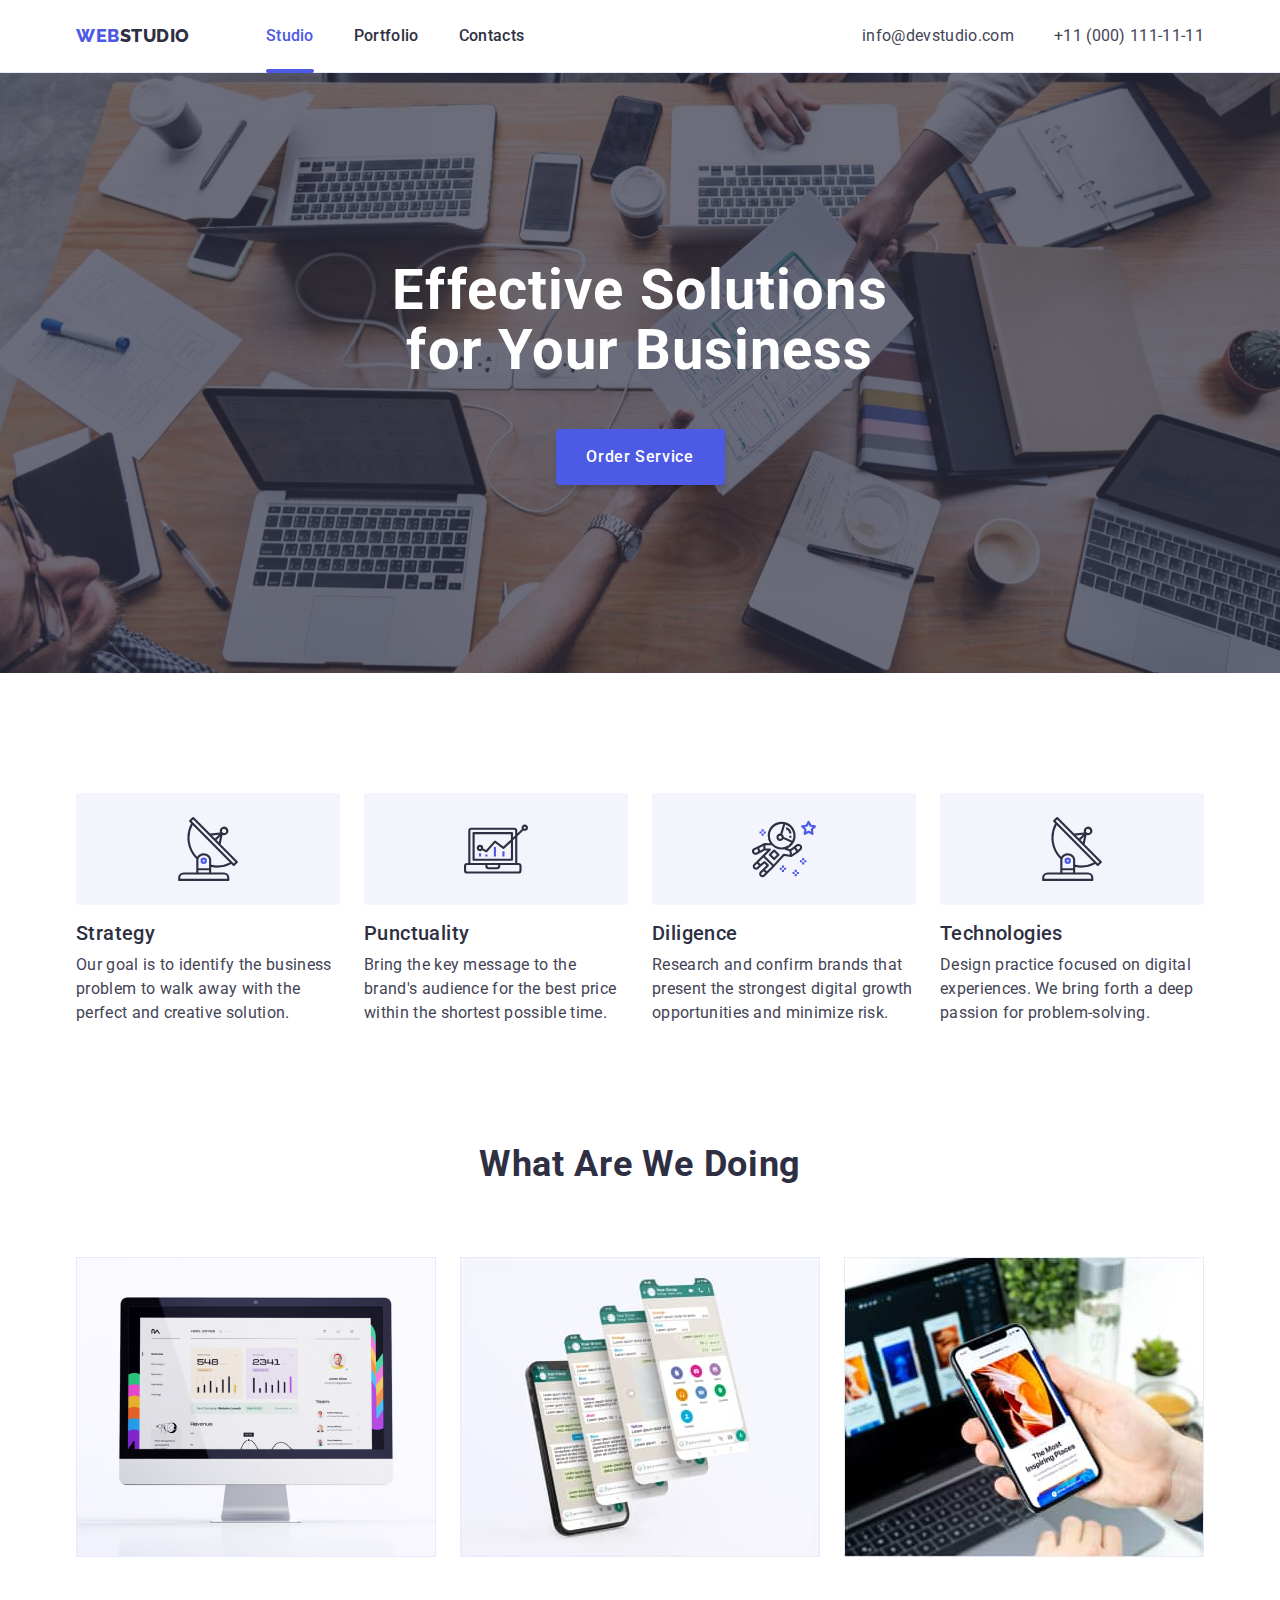
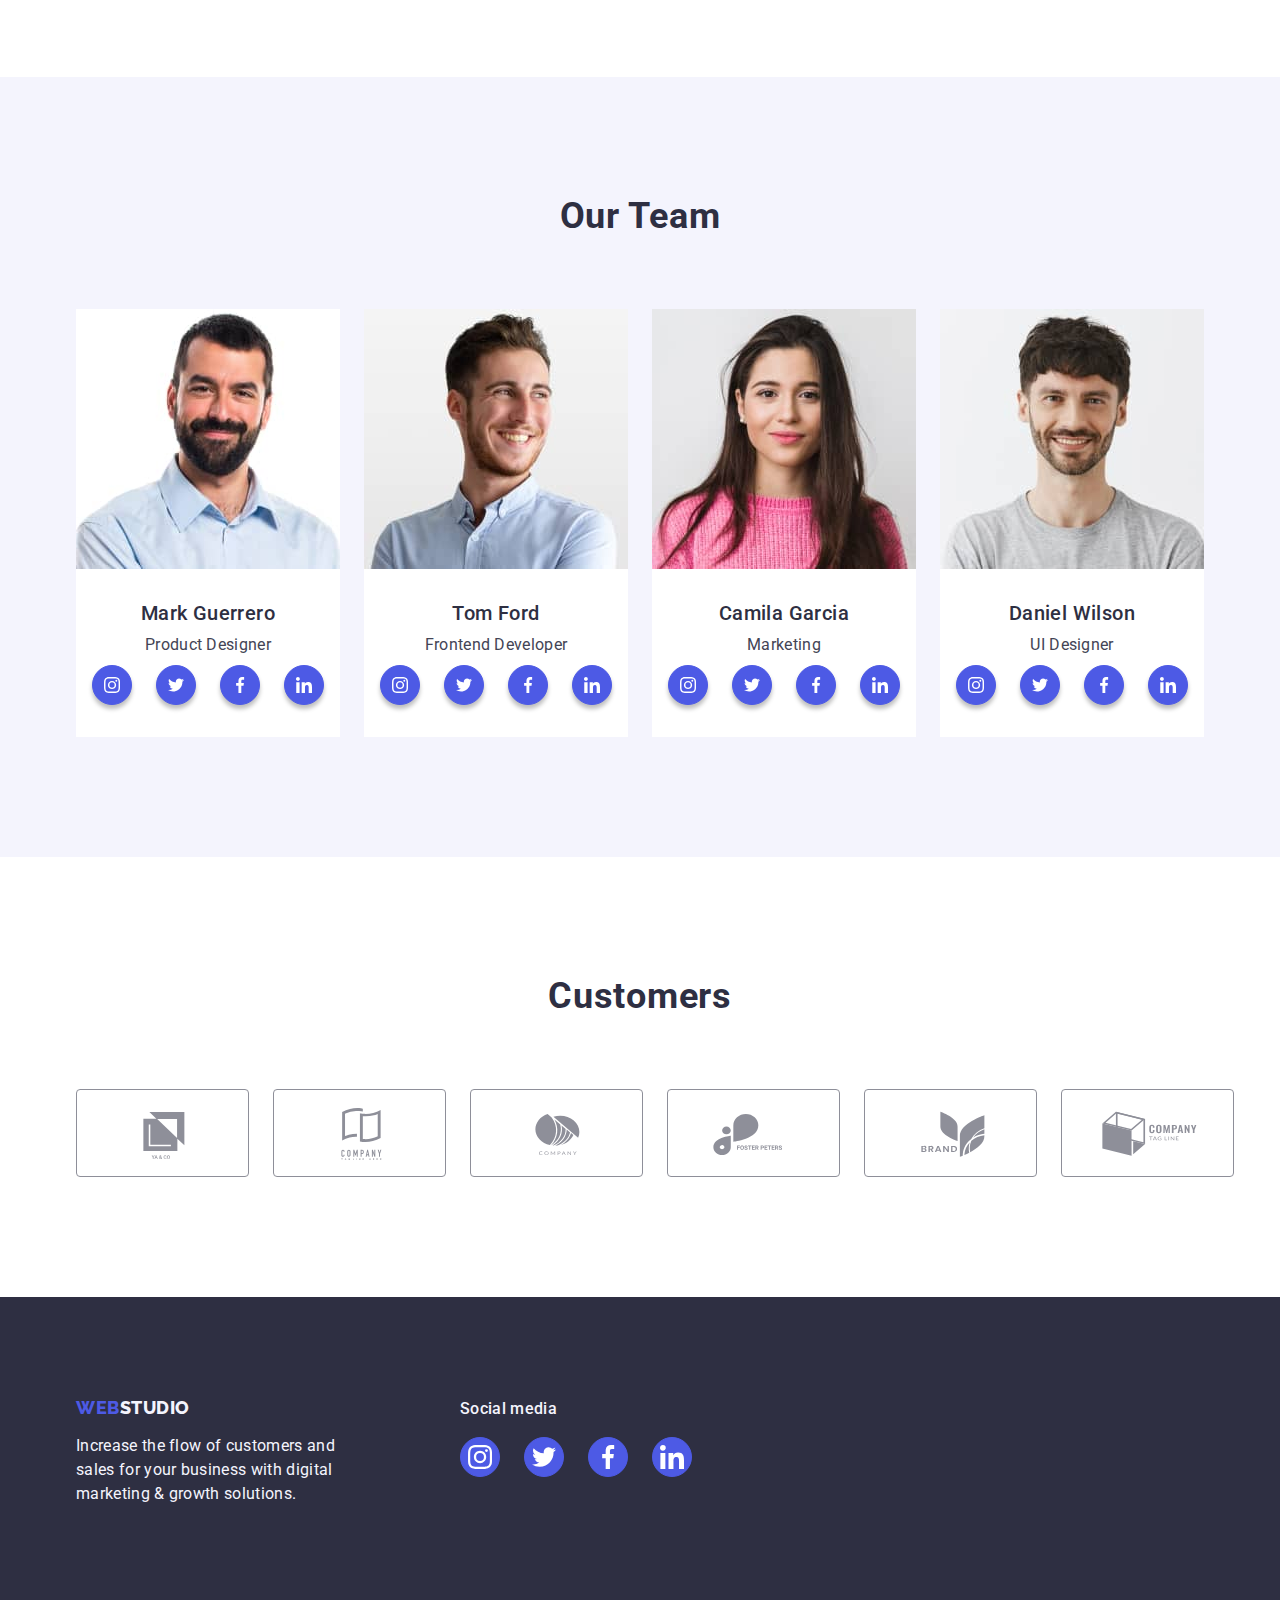
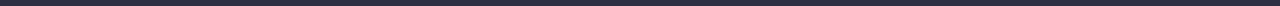
<file: index.html>
<!DOCTYPE html>
<html lang="en">
  <head>
    <meta charset="UTF-8" />
    <meta name="viewport" content="width=device-width, initial-scale=1.0" />
    <link
      href="https://fonts.googleapis.com/css2?family=Raleway:wght@800&family=Roboto:wght@400;500;700;900&display=swap"
      rel="stylesheet"
    />
    <link
      href="https://cdnjs.cloudflare.com/ajax/libs/modern-normalize/2.0.0/modern-normalize.min.css"
      rel="stylesheet"
      crossorigin="anonymous"
      referrerpolicy="no-referrer"
    />
    <link href="./css/styles.css" rel="stylesheet" />
    <title>Web Studio</title>
  </head>

  <body>
    <header class="header">
      <div class="container">
        <nav class="header-nav">
          <a class="logo-link link" href="./index.html">
            Web<span class="header-logo-accent">Studio</span>
          </a>
          <ul class="header-nav-list list">
            <li class="header-nav-list-item">
              <a class="header-link header-link-active link" href="./index.html"
                >Studio</a
              >
            </li>
            <li class="header-nav-list-item">
              <a class="header-link link" href="./portfolio.html">Portfolio</a>
            </li>
            <li class="header-nav-list-item">
              <a class="header-link link" href="">Contacts</a>
            </li>
          </ul>
        </nav>
        <address class="address">
          <ul class="address-list list">
            <li>
              <a class="address-link link" href="mailto:info@devstudio.com"
                >info@devstudio.com</a
              >
            </li>
            <li>
              <a class="address-link link" href="tel:+110001111111"
                >+11 (000) 111-11-11</a
              >
            </li>
          </ul>
        </address>
      </div>
    </header>

    <main>
      <section class="hero">
        <div class="container">
          <h1 class="hero-title">Effective Solutions for Your Business</h1>
          <button class="hero-btn btn" type="button" data-modal-open>
            Order Service
          </button>
        </div>
      </section>

      <section class="advantage">
        <div class="container">
          <h2 class="studio-title visually-hidden">Advantages</h2>
          <ul class="advantage-list list">
            <li class="advantage-item">
              <div class="advantage-icon-container">
                <svg class="advantage-icon" width="64" height="64">
                  <use href="./images/icons.svg#icon-antenna"></use>
                </svg>
              </div>
              <h3 class="advantage-subtitle subtitle">Strategy</h3>
              <p class="advantage-text text">
                Our goal is to identify the business problem to walk away with
                the perfect and creative solution.
              </p>
            </li>
            <li class="advantage-item">
              <div class="advantage-icon-container">
                <svg class="advantage-icon" width="64" height="64">
                  <use href="./images/icons.svg#icon-diagram"></use>
                </svg>
              </div>
              <h3 class="advantage-subtitle subtitle">Punctuality</h3>
              <p class="advantage-text text">
                Bring the key message to the brand's audience for the best price
                within the shortest possible time.
              </p>
            </li>
            <li class="advantage-item">
              <div class="advantage-icon-container">
                <svg class="advantage-icon" width="64" height="64">
                  <use href="./images/icons.svg#icon-astronaut"></use>
                </svg>
              </div>
              <h3 class="advantage-subtitle subtitle">Diligence</h3>
              <p class="advantage-text text">
                Research and confirm brands that present the strongest digital
                growth opportunities and minimize risk.
              </p>
            </li>
            <li class="advantage-item">
              <div class="advantage-icon-container">
                <svg class="advantage-icon" width="64" height="64">
                  <use href="./images/icons.svg#icon-antenna"></use>
                </svg>
              </div>
              <h3 class="advantage-subtitle subtitle">Technologies</h3>
              <p class="advantage-text text">
                Design practice focused on digital experiences. We bring forth a
                deep passion for problem-solving.
              </p>
            </li>
          </ul>
        </div>
      </section>

      <section class="action">
        <div class="container">
          <h2 class="studio-title">What are we doing</h2>
          <ul class="action-list list">
            <li class="action-item">
              <img
                src="./images/doing/img-01.jpg"
                alt="example 1"
                width="360"
                height="300"
              />
            </li>
            <li class="action-item">
              <img
                src="./images/doing/img-02.jpg"
                alt="example 2"
                width="360"
                height="300"
              />
            </li>
            <li class="action-item">
              <img
                src="./images/doing/img-03.jpg"
                alt="example 3"
                width="360"
                height="300"
              />
            </li>
          </ul>
        </div>
      </section>

      <section class="team">
        <div class="container">
          <h2 class="studio-title">Our Team</h2>
          <ul class="team-list list">
            <li class="team-item">
              <img
                src="./images/team/img-10.jpg"
                alt="Mark Guerrero"
                width="264"
                height="260"
              />
              <h3 class="team-subtitle subtitle">Mark Guerrero</h3>
              <p class="team-text text">Product Designer</p>
              <ul class="team-social-list list">
                <li class="team-social-item">
                  <a class="team-social-link link" target="_blank" href="/">
                    <svg class="social-icon" width="16" height="16">
                      <use href="./images/icons.svg#icon-instagram"></use>
                    </svg>
                  </a>
                </li>
                <li class="team-social-item">
                  <a class="team-social-link link" target="_blank" href="/">
                    <svg class="social-icon" width="16" height="16">
                      <use href="./images/icons.svg#icon-twitter"></use>
                    </svg>
                  </a>
                </li>
                <li class="team-social-item">
                  <a class="team-social-link link" target="_blank" href="/">
                    <svg class="social-icon" width="16" height="16">
                      <use href="./images/icons.svg#icon-facebook"></use>
                    </svg>
                  </a>
                </li>
                <li class="team-social-item">
                  <a class="team-social-link link" target="_blank" href="/">
                    <svg class="social-icon" width="16" height="16">
                      <use href="./images/icons.svg#icon-linkedin"></use>
                    </svg>
                  </a>
                </li>
              </ul>
            </li>
            <li class="team-item">
              <img
                src="./images/team/img-11.jpg"
                alt="Tom Ford"
                width="264"
                height="260"
              />
              <h3 class="team-subtitle subtitle">Tom Ford</h3>
              <p class="team-text text">Frontend Developer</p>
              <ul class="team-social-list list">
                <li class="team-social-item">
                  <a class="team-social-link link" target="_blank" href="/">
                    <svg class="social-icon" width="16" height="16">
                      <use href="./images/icons.svg#icon-instagram"></use>
                    </svg>
                  </a>
                </li>
                <li class="team-social-item">
                  <a class="team-social-link link" target="_blank" href="/">
                    <svg class="social-icon" width="16" height="16">
                      <use href="./images/icons.svg#icon-twitter"></use>
                    </svg>
                  </a>
                </li>
                <li class="team-social-item">
                  <a class="team-social-link link" target="_blank" href="/">
                    <svg class="social-icon" width="16" height="16">
                      <use href="./images/icons.svg#icon-facebook"></use>
                    </svg>
                  </a>
                </li>
                <li class="team-social-item">
                  <a class="team-social-link link" target="_blank" href="/">
                    <svg class="social-icon" width="16" height="16">
                      <use href="./images/icons.svg#icon-linkedin"></use>
                    </svg>
                  </a>
                </li>
              </ul>
            </li>
            <li class="team-item">
              <img
                src="./images/team/img-12.jpg"
                alt="Camila Garcia"
                width="264"
                height="260"
              />
              <h3 class="team-subtitle subtitle">Camila Garcia</h3>
              <p class="team-text text">Marketing</p>
              <ul class="team-social-list list">
                <li class="team-social-item">
                  <a class="team-social-link link" target="_blank" href="/">
                    <svg class="social-icon" width="16" height="16">
                      <use href="./images/icons.svg#icon-instagram"></use>
                    </svg>
                  </a>
                </li>
                <li class="team-social-item">
                  <a class="team-social-link link" target="_blank" href="/">
                    <svg class="social-icon" width="16" height="16">
                      <use href="./images/icons.svg#icon-twitter"></use>
                    </svg>
                  </a>
                </li>
                <li class="team-social-item">
                  <a class="team-social-link link" target="_blank" href="/">
                    <svg class="social-icon" width="16" height="16">
                      <use href="./images/icons.svg#icon-facebook"></use>
                    </svg>
                  </a>
                </li>
                <li class="team-social-item">
                  <a class="team-social-link link" target="_blank" href="/">
                    <svg class="social-icon" width="16" height="16">
                      <use href="./images/icons.svg#icon-linkedin"></use>
                    </svg>
                  </a>
                </li>
              </ul>
            </li>
            <li class="team-item">
              <img
                src="./images/team/img-13.jpg"
                alt="Daniel Wilson"
                width="264"
                height="260"
              />
              <h3 class="team-subtitle subtitle">Daniel Wilson</h3>
              <p class="team-text text">UI Designer</p>
              <ul class="team-social-list list">
                <li class="team-social-item">
                  <a class="team-social-link link" target="_blank" href="/">
                    <svg class="social-icon" width="16" height="16">
                      <use href="./images/icons.svg#icon-instagram"></use>
                    </svg>
                  </a>
                </li>
                <li class="team-social-item">
                  <a class="team-social-link link" target="_blank" href="/">
                    <svg class="social-icon" width="16" height="16">
                      <use href="./images/icons.svg#icon-twitter"></use>
                    </svg>
                  </a>
                </li>
                <li class="team-social-item">
                  <a class="team-social-link link" target="_blank" href="/">
                    <svg class="social-icon" width="16" height="16">
                      <use href="./images/icons.svg#icon-facebook"></use>
                    </svg>
                  </a>
                </li>
                <li class="team-social-item">
                  <a class="team-social-link link" target="_blank" href="/">
                    <svg class="social-icon" width="16" height="16">
                      <use href="./images/icons.svg#icon-linkedin"></use>
                    </svg>
                  </a>
                </li>
              </ul>
            </li>
          </ul>
        </div>
      </section>

      <section class="customers">
        <div class="container">
          <h2 class="studio-title">Customers</h2>
          <ul class="customers-list list">
            <li class="customers-item">
              <a class="customers-link link" target="_blank" href="/">
                <svg class="customers-icon" width="104" height="56">
                  <use href="./images/icons.svg#icon-Logo-1"></use>
                </svg>
              </a>
            </li>
            <li class="customers-item">
              <a class="customers-link link" target="_blank" href="/">
                <svg class="customers-icon" width="104" height="56">
                  <use href="./images/icons.svg#icon-Logo-2"></use>
                </svg>
              </a>
            </li>
            <li class="customers-item">
              <a class="customers-link link" target="_blank" href="/">
                <svg class="customers-icon" width="104" height="56">
                  <use href="./images/icons.svg#icon-Logo-3"></use>
                </svg>
              </a>
            </li>
            <li class="customers-item">
              <a class="customers-link link" target="_blank" href="/">
                <svg class="customers-icon" width="104" height="56">
                  <use href="./images/icons.svg#icon-Logo-4"></use>
                </svg>
              </a>
            </li>
            <li class="customers-item">
              <a class="customers-link link" target="_blank" href="/">
                <svg class="customers-icon" width="104" height="56">
                  <use href="./images/icons.svg#icon-Logo-5"></use>
                </svg>
              </a>
            </li>
            <li class="customers-item">
              <a class="customers-link link" target="_blank" href="/">
                <svg class="customers-icon" width="104" height="56">
                  <use href="./images/icons.svg#icon-Logo-6"></use>
                </svg>
              </a>
            </li>
          </ul>
        </div>
      </section>
    </main>

    <footer class="footer">
      <div class="container">
        <div class="footer-text-wrapper">
          <a class="footer-logo-link logo-link link" href="./index.html">
            Web<span class="footer-logo-accent">Studio</span>
          </a>
          <p class="footer-text">
            Increase the flow of customers and sales for your business with
            digital marketing & growth solutions.
          </p>
        </div>
        <div class="footer-social-section">
          <p class="footer-text">Social media</p>
          <ul class="footer-social-list list">
            <li class="footer-social-item">
              <a class="footer-social-link link" target="_blank" href="/">
                <svg class="social-icon" width="24" height="24">
                  <use href="./images/icons.svg#icon-instagram"></use>
                </svg>
              </a>
            </li>
            <li class="footer-social-item">
              <a class="footer-social-link link" target="_blank" href="/">
                <svg class="social-icon" width="24" height="24">
                  <use href="./images/icons.svg#icon-twitter"></use>
                </svg>
              </a>
            </li>
            <li class="footer-social-item">
              <a class="footer-social-link link" target="_blank" href="/">
                <svg class="social-icon" width="24" height="24">
                  <use href="./images/icons.svg#icon-facebook"></use>
                </svg>
              </a>
            </li>
            <li class="footer-social-item">
              <a class="footer-social-link link" target="_blank" href="/">
                <svg class="social-icon" width="24" height="24">
                  <use href="./images/icons.svg#icon-linkedin"></use>
                </svg>
              </a>
            </li>
          </ul>
        </div>
      </div>
    </footer>

    <div class="backdrop is-hidden" data-modal>
      <div class="modal">
        <button class="modal-btn" type="button" data-modal-close>
          <svg class="modal-btn-icon" width="8" height="8">
            <use href="./images/icons.svg#icon-close"></use>
          </svg>
        </button>
      </div>
    </div>

    <script src="./js/modal.js" type="module"></script>
  </body>
</html>
</file>
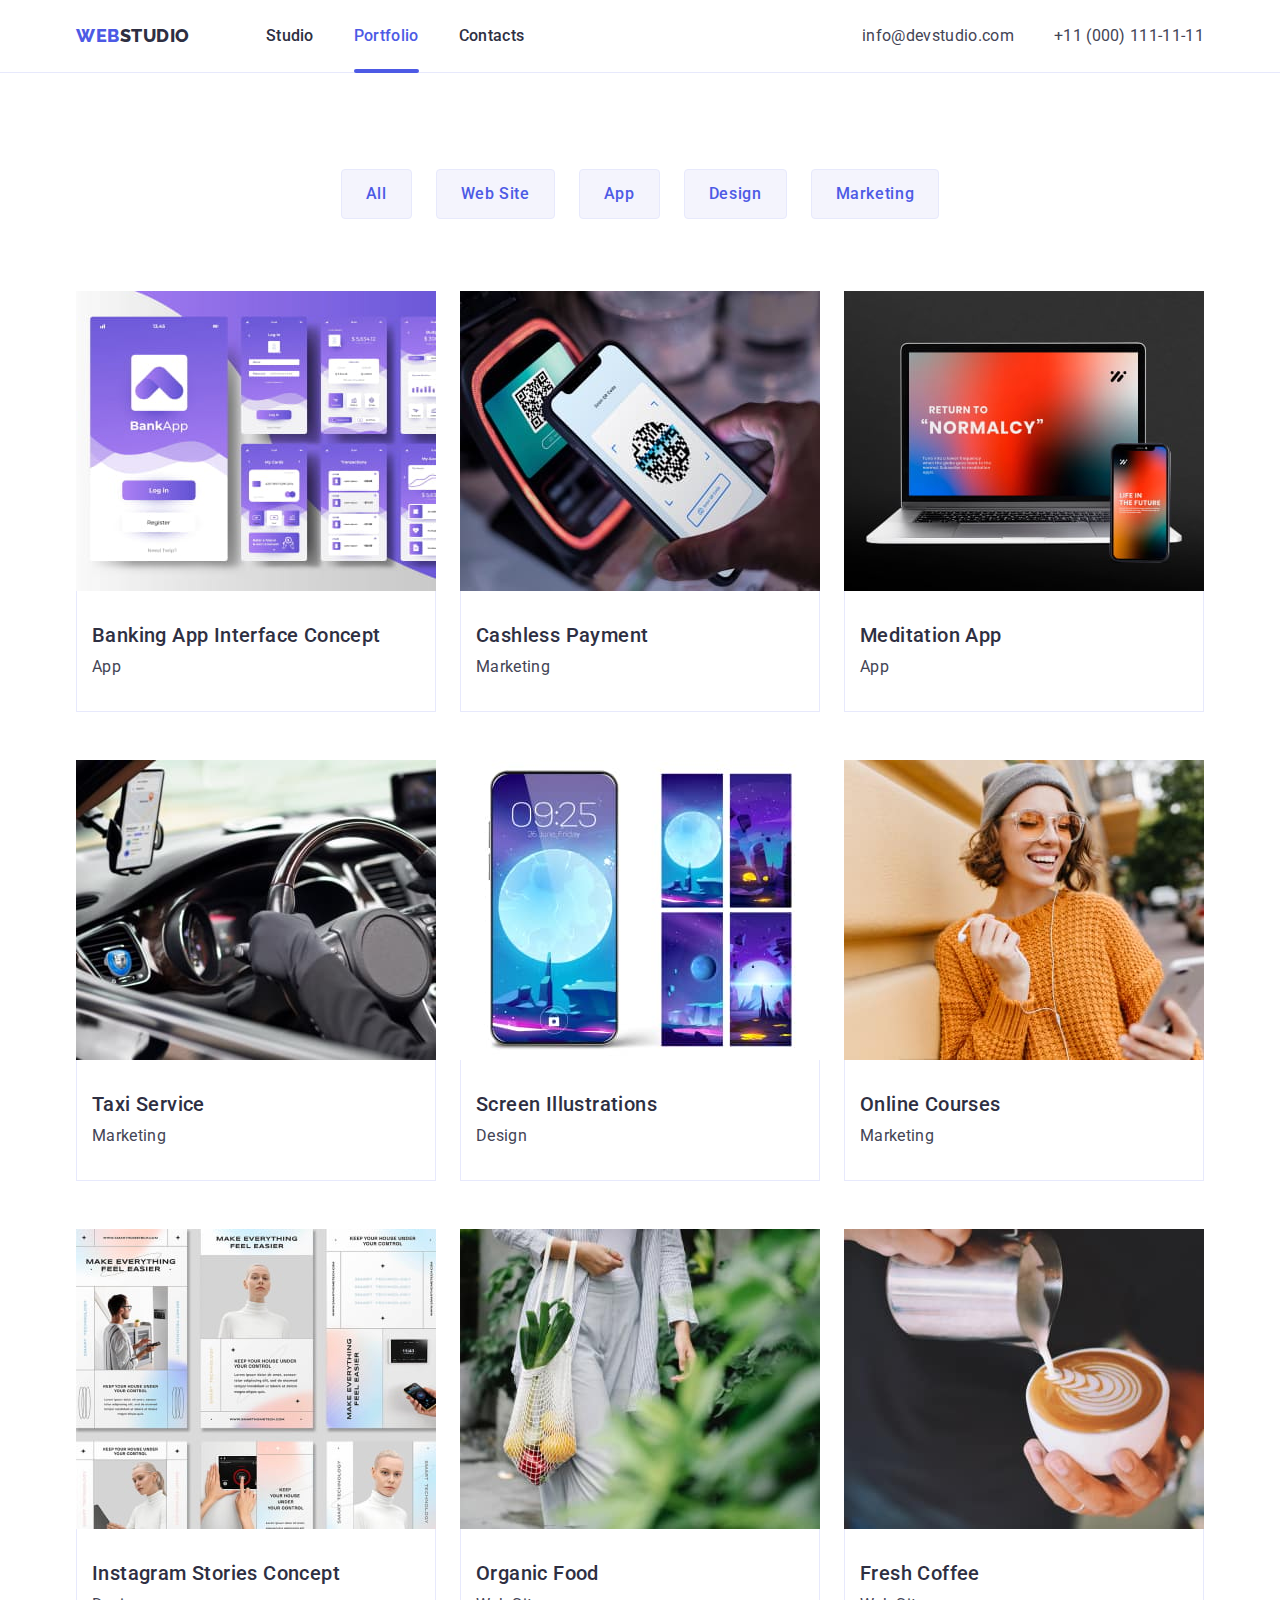
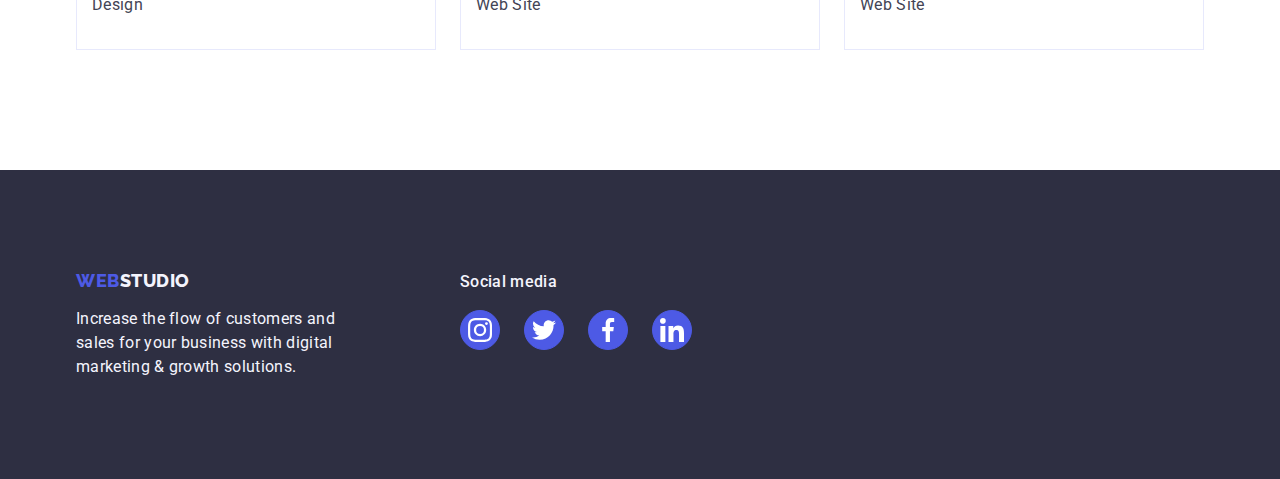
<file: portfolio.html>
<!DOCTYPE html>
<html lang="en">
  <head>
    <meta charset="UTF-8" />
    <meta name="viewport" content="width=device-width, initial-scale=1.0" />
    <link
      href="https://fonts.googleapis.com/css2?family=Raleway:wght@800&family=Roboto:wght@400;500;700;900&display=swap"
      rel="stylesheet"
    />
    <link
      href="https://cdnjs.cloudflare.com/ajax/libs/modern-normalize/2.0.0/modern-normalize.min.css"
      rel="stylesheet"
      crossorigin="anonymous"
      referrerpolicy="no-referrer"
    />
    <link href="./css/styles.css" rel="stylesheet" />
    <title>Web Studio</title>
  </head>

  <body>
    <header class="header">
      <div class="container">
        <nav class="header-nav">
          <a class="logo-link link" href="./index.html">
            Web<span class="header-logo-accent">Studio</span>
          </a>
          <ul class="header-nav-list list">
            <li class="header-nav-list-item">
              <a class="header-link link" href="./index.html">Studio</a>
            </li>
            <li class="header-nav-list-item">
              <a
                class="header-link header-link-active link"
                href="./portfolio.html"
                >Portfolio</a
              >
            </li>
            <li class="header-nav-list-item">
              <a class="header-link link" href="">Contacts</a>
            </li>
          </ul>
        </nav>
        <address class="address">
          <ul class="address-list list">
            <li>
              <a class="address-link link" href="mailto:info@devstudio.com"
                >info@devstudio.com</a
              >
            </li>
            <li>
              <a class="address-link link" href="tel:+110001111111"
                >+11 (000) 111-11-11</a
              >
            </li>
          </ul>
        </address>
      </div>
    </header>

    <main>
      <section class="portfolio">
        <div class="container">
          <h1 class="portfolio-title visually-hidden">Works Filter</h1>
          <ul class="portfolio-btn-list btn-list list">
            <li class="portfolio-btn-item">
              <button class="portfolio-btn btn" type="button">All</button>
            </li>
            <li class="portfolio-btn-item">
              <button class="portfolio-btn btn" type="button">Web Site</button>
            </li>
            <li class="portfolio-btn-item">
              <button class="portfolio-btn btn" type="button">App</button>
            </li>
            <li class="portfolio-btn-item">
              <button class="portfolio-btn btn" type="button">Design</button>
            </li>
            <li class="portfolio-btn-item">
              <button class="portfolio-btn btn" type="button">Marketing</button>
            </li>
          </ul>
        </div>
        <div class="container">
          <ul class="portfolio-list list">
            <li class="portfolio-item">
              <a class="link portfolio-item-link" href="">
                <div class="portfolio-item-wrapper">
                  <img
                    src="images/portfolio/img-1.jpg"
                    alt=""
                    width="360"
                    height="300"
                  />
                  <div class="portfolio-overlay">
                    <p class="portfolio-overlay-text">
                      14 Stylish and User-Friendly App Design Concepts · Task
                      Manager App · Calorie Tracker App · Exotic Fruit Ecommerce
                      App · Cloud Storage App
                    </p>
                  </div>
                </div>
                <div class="portfolio-item-content">
                  <h2 class="portfolio-subtitle subtitle">
                    Banking App Interface Concept
                  </h2>
                  <p class="portfolio-item-text text">App</p>
                </div>
              </a>
            </li>
            <li class="portfolio-item">
              <a class="link portfolio-item-link" href="">
                <div class="portfolio-item-wrapper">
                  <img
                    src="images/portfolio/img-2.jpg"
                    alt=""
                    width="360"
                    height="300"
                  />
                  <div class="portfolio-overlay">
                    <p class="portfolio-overlay-text">
                      14 Stylish and User-Friendly App Design Concepts · Task
                      Manager App · Calorie Tracker App · Exotic Fruit Ecommerce
                      App · Cloud Storage App
                    </p>
                  </div>
                </div>
                <div class="portfolio-item-content">
                  <h2 class="portfolio-subtitle subtitle">Cashless Payment</h2>
                  <p class="portfolio-item-text text">Marketing</p>
                </div>
              </a>
            </li>
            <li class="portfolio-item">
              <a class="link portfolio-item-link" href="">
                <div class="portfolio-item-wrapper">
                  <img
                    src="images/portfolio/img-3.jpg"
                    alt=""
                    width="360"
                    height="300"
                  />
                  <div class="portfolio-overlay">
                    <p class="portfolio-overlay-text">
                      14 Stylish and User-Friendly App Design Concepts · Task
                      Manager App · Calorie Tracker App · Exotic Fruit Ecommerce
                      App · Cloud Storage App
                    </p>
                  </div>
                </div>
                <div class="portfolio-item-content">
                  <h2 class="portfolio-subtitle subtitle">Meditation App</h2>
                  <p class="portfolio-item-text text">App</p>
                </div>
              </a>
            </li>
            <li class="portfolio-item">
              <a class="link portfolio-item-link" href="">
                <div class="portfolio-item-wrapper">
                  <img
                    src="images/portfolio/img-4.jpg"
                    alt=""
                    width="360"
                    height="300"
                  />
                  <div class="portfolio-overlay">
                    <p class="portfolio-overlay-text">
                      14 Stylish and User-Friendly App Design Concepts · Task
                      Manager App · Calorie Tracker App · Exotic Fruit Ecommerce
                      App · Cloud Storage App
                    </p>
                  </div>
                </div>
                <div class="portfolio-item-content">
                  <h2 class="portfolio-subtitle subtitle">Taxi Service</h2>
                  <p class="portfolio-item-text text">Marketing</p>
                </div>
              </a>
            </li>
            <li class="portfolio-item">
              <a class="link portfolio-item-link" href="">
                <div class="portfolio-item-wrapper">
                  <img
                    src="images/portfolio/img-5.jpg"
                    alt=""
                    width="360"
                    height="300"
                  />
                  <div class="portfolio-overlay">
                    <p class="portfolio-overlay-text">
                      14 Stylish and User-Friendly App Design Concepts · Task
                      Manager App · Calorie Tracker App · Exotic Fruit Ecommerce
                      App · Cloud Storage App
                    </p>
                  </div>
                </div>
                <div class="portfolio-item-content">
                  <h2 class="portfolio-subtitle subtitle">
                    Screen Illustrations
                  </h2>
                  <p class="portfolio-item-text text">Design</p>
                </div>
              </a>
            </li>
            <li class="portfolio-item">
              <a class="link portfolio-item-link" href="">
                <div class="portfolio-item-wrapper">
                  <img
                    src="images/portfolio/img-6.jpg"
                    alt=""
                    width="360"
                    height="300"
                  />
                  <div class="portfolio-overlay">
                    <p class="portfolio-overlay-text">
                      14 Stylish and User-Friendly App Design Concepts · Task
                      Manager App · Calorie Tracker App · Exotic Fruit Ecommerce
                      App · Cloud Storage App
                    </p>
                  </div>
                </div>
                <div class="portfolio-item-content">
                  <h2 class="portfolio-subtitle subtitle">Online Courses</h2>
                  <p class="portfolio-item-text text">Marketing</p>
                </div>
              </a>
            </li>
            <li class="portfolio-item">
              <a class="link portfolio-item-link" href="">
                <div class="portfolio-item-wrapper">
                  <img
                    src="images/portfolio/img-7.jpg"
                    alt=""
                    width="360"
                    height="300"
                  />
                  <div class="portfolio-overlay">
                    <p class="portfolio-overlay-text">
                      14 Stylish and User-Friendly App Design Concepts · Task
                      Manager App · Calorie Tracker App · Exotic Fruit Ecommerce
                      App · Cloud Storage App
                    </p>
                  </div>
                </div>
                <div class="portfolio-item-content">
                  <h2 class="portfolio-subtitle subtitle">
                    Instagram Stories Concept
                  </h2>
                  <p class="portfolio-item-text text">Design</p>
                </div>
              </a>
            </li>
            <li class="portfolio-item">
              <a class="link portfolio-item-link" href="">
                <div class="portfolio-item-wrapper">
                  <img
                    src="images/portfolio/img-8.jpg"
                    alt=""
                    width="360"
                    height="300"
                  />
                  <div class="portfolio-overlay">
                    <p class="portfolio-overlay-text">
                      14 Stylish and User-Friendly App Design Concepts · Task
                      Manager App · Calorie Tracker App · Exotic Fruit Ecommerce
                      App · Cloud Storage App
                    </p>
                  </div>
                </div>
                <div class="portfolio-item-content">
                  <h2 class="portfolio-subtitle subtitle">Organic Food</h2>
                  <p class="portfolio-item-text text">Web Site</p>
                </div>
              </a>
            </li>
            <li class="portfolio-item">
              <a class="link portfolio-item-link" href="">
                <div class="portfolio-item-wrapper">
                  <img
                    src="images/portfolio/img-9.jpg"
                    alt=""
                    width="360"
                    height="300"
                  />
                  <div class="portfolio-overlay">
                    <p class="portfolio-overlay-text">
                      14 Stylish and User-Friendly App Design Concepts · Task
                      Manager App · Calorie Tracker App · Exotic Fruit Ecommerce
                      App · Cloud Storage App
                    </p>
                  </div>
                </div>
                <div class="portfolio-item-content">
                  <h2 class="portfolio-subtitle subtitle">Fresh Coffee</h2>
                  <p class="portfolio-item-text text">Web Site</p>
                </div>
              </a>
            </li>
          </ul>
        </div>
      </section>
    </main>

    <footer class="footer">
      <div class="container">
        <div class="footer-text-wrapper">
          <a class="footer-logo-link logo-link link" href="./index.html">
            Web<span class="footer-logo-accent">Studio</span>
          </a>
          <p class="footer-text">
            Increase the flow of customers and sales for your business with
            digital marketing & growth solutions.
          </p>
        </div>
        <div class="footer-social-section">
          <p class="footer-text">Social media</p>
          <ul class="footer-social-list list">
            <li class="footer-social-item">
              <a class="footer-social-link link" target="_blank" href="/">
                <svg class="social-icon" width="24" height="24">
                  <use href="./images/icons.svg#icon-instagram"></use>
                </svg>
              </a>
            </li>
            <li class="footer-social-item">
              <a class="footer-social-link link" target="_blank" href="/">
                <svg class="social-icon" width="24" height="24">
                  <use href="./images/icons.svg#icon-twitter"></use>
                </svg>
              </a>
            </li>
            <li class="footer-social-item">
              <a class="footer-social-link link" target="_blank" href="/">
                <svg class="social-icon" width="24" height="24">
                  <use href="./images/icons.svg#icon-facebook"></use>
                </svg>
              </a>
            </li>
            <li class="footer-social-item">
              <a class="footer-social-link link" target="_blank" href="/">
                <svg class="social-icon" width="24" height="24">
                  <use href="./images/icons.svg#icon-linkedin"></use>
                </svg>
              </a>
            </li>
          </ul>
        </div>
      </div>
    </footer>
  </body>
</html>
</file>
<file: css/styles.css>
:root {
    --navyblue-cl: #2E2F42;
    --iris-cl: #4D5AE5;
    --ocean-cl: #404BBF;
    --slate-cl: #434455;
    --white-cl: #FFFFFF;
    --cloud-cl: #F4F4FD;
    --border-cl: #E7E9FC;
    --lightslate-cl: #8E8F99;
    --dairy-cl: #FCFCFC;
    --green-cl: #31d0aa;
    --main-font: Roboto, sans-serif;
    --secondary-font: Raleway, sans-serif;
    --intendance: 24px;
    --section-padding: 120px;
    --transform-properties: 250ms cubic-bezier(0.4, 0, 0.2, 1);
}

body {
    color: var(--slate-cl);
    font-family: var(--main-font);
    background-color: var(--white-cl);
}

/**
  RESET
 */
address {
    font-style: normal;
}

h1,
h2,
h3,
h4,
h5,
h6,
p,
ul,
ol {
    margin: 0;
    padding-left: 0;
}

img {
    display: block;
    width: 100%;
    height: auto;
}

.visually-hidden {
    position: absolute;
    width: 1px;
    height: 1px;
    margin: -1px;
    border: 0;
    padding: 0;
    white-space: nowrap;
    clip-path: inset(100%);
    clip: rect(0 0 0 0);
    overflow: hidden;
}

.container {
    max-width: 1158px;
    padding: 0 15px;
    margin: 0 auto;
}

.link {
    text-decoration: none;
    color: currentColor;
}

.list {
    list-style: none;
}

.btn {
    font-family: inherit;
    cursor: pointer;
    color: currentColor;
    line-height: 1.5;
    letter-spacing: 0.04em;
    font-weight: 500;
    text-align: center;
    font-size: 16px;
}


.logo-link {
    font-family: var(--secondary-font);
    font-size: 18px;
    font-weight: 800;
    line-height: 1.17;
    letter-spacing: 0.03em;
    text-transform: uppercase;
    color: var(--iris-cl);
    display: inline-block;
}

.logo-accent {
    color: var(--iris-cl);
}

.subtitle {
    font-size: 20px;
    font-weight: 500;
    line-height: 1.2;
    letter-spacing: 0.02em;
}

.text {
    color: var(--slate-cl);
    line-height: 1.5;
    letter-spacing: 0.02em;
}

/**
  |############################ 
  | HEADER
  |############################
 */

.header {
    border-bottom: 1px solid var(--border-cl);
}

.header .container {
    display: flex;
    align-items: center;
    justify-content: space-between;
}

.header-nav {
    display: flex;
    justify-content: flex-start;
    flex-direction: row;
    gap: 76px;
    align-items: center;
}

.header-nav-list {
    display: flex;
    gap: 40px;
}

.header-nav-list-item {
    font-weight: 500;
    line-height: 1.5;
    letter-spacing: 0.02em;
}

.address-link {
    line-height: 1.5;
    letter-spacing: 0.02em;
    transition: color var(--transform-properties);
}

.header-link {
    color: var(--navyblue-cl);
    padding: 24px 0;
    display: block;
    transition: color var(--transform-properties);
    position: relative;
}

.header-link-active {
    color: var(--iris-cl);
}

.header-link-active::after {
    content: '';
    position: absolute;
    bottom: -1px;
    left: 0;
    width: 100%;
    height: 4px;
    background-color: var(--iris-cl);
    border-radius: 2px;
}

.address-link:hover,
.address-link:focus,
.header-link:hover,
.header-link:focus {
    color: var(--ocean-cl);
}

.header-logo-accent {
    color: var(--navyblue-cl);
}

.address-list {
    display: flex;
    gap: 40px;
}

/**
  FOOTER
 */
.footer {
    background-color: var(--navyblue-cl);
    padding: 100px 0;
}

.footer .container {
    display: flex;
    flex-direction: row;
    gap: 120px;
    align-items: flex-start;
}

.footer-social-section .footer-text {
    display: block;
    font-weight: 500;

}

.footer-text {
    color: var(--cloud-cl);
    line-height: 1.5;
    letter-spacing: 0.02em;
}

.footer-logo-link {
    margin-bottom: 16px;
}

.footer-logo-accent {
    color: var(--cloud-cl);
}

.footer-text {
    max-width: 264px;
}

.footer-social-section {
    display: flex;
    flex-direction: column;
    gap: 16px;
}

.footer-social-list {
    display: flex;
    gap: var(--intendance);
    justify-content: center;
}

.footer-social-link {
    width: 40px;
    height: 40px;
    border: 1px solid var(--iris-cl);
    border-radius: 50%;
    display: flex;
    justify-content: center;
    align-items: center;
    background-color: var(--iris-cl);
    transition: background-color var(--transform-properties), border var(--transform-properties);
}

.footer-social-link:hover,
.footer-social-link:focus {
    background-color: var(--green-cl);
    border: 1px solid var(--green-cl);
}

.footer-social-link svg {
    display: block;
    fill: var(--white-cl);
}

/**
  |############################
  | STUDIO styles
  |############################
*/
.studio-title {
    text-align: center;
    font-size: 36px;
    line-height: 1.11;
    letter-spacing: 0.02em;
    text-transform: capitalize;
    color: var(--navyblue-cl);
    margin-bottom: 72px;
}

/**
  |############################
  | Hero styles
  |############################
*/
.hero {
    background-image:
        linear-gradient(rgba(46, 47, 66, 0.7),
            rgba(46, 47, 66, 0.7)),
        url(../images/hero/img-01.jpg);
    background-color: var(--navyblue-cl);
}

.hero .container {
    color: var(--white-cl);
    display: flex;
    flex-direction: column;
    padding: 188px 0;
    justify-content: center;
    align-items: center;
    max-width: 1440px;
    gap: 48px;
    margin: 0;
}

.hero-title {
    font-weight: 700;
    font-size: 56px;
    font-style: normal;
    line-height: 1.07;
    letter-spacing: 0.02em;
    text-align: center;
    max-height: 120px;
    max-width: 496px;
}

.hero-btn {
    background-color: var(--iris-cl);
    border-radius: 4px;
    border: 0;
    box-shadow: 0 4px 4px 0 rgba(0, 0, 0, 0.15);
    background: #4d5ae5;
    padding: 16px;
    width: 169px;
    display: block;
    transition: background-color var(--transform-properties);
}

.hero-btn:hover,
.hero-btn:focus {
    background-color: var(--ocean-cl);
}

/**
  |############################
  | ADVANTAGE
  |############################
*/

.advantage {
    padding-top: var(--section-padding);
}

.advantage-subtitle {
    color: var(--navyblue-cl);
}

.advantage-list {
    display: flex;
    gap: var(--intendance);
}

.advantage-item {
    display: flex;
    flex-direction: column;
    gap: 8px;
    align-items: flex-start;
    justify-content: center;
    width: 264px;
}

.advantage-icon-container {
    display: flex;
    align-items: center;
    justify-content: center;
    height: 112px;
    background-color: var(--cloud-cl);
    border-radius: 4px;
    margin-bottom: 8px;
    width: 264px;
}

.action {
    padding: var(--section-padding) 0;
}

.action-list {
    display: flex;
    gap: var(--intendance);
    flex-direction: row;
}

.action-item {
    width: 360px;
    height: auto;
}

/**
  |############################
  | TEAM
  |############################
*/
.team {
    background-color: var(--cloud-cl);
    padding: var(--section-padding) 0;
}

.team-list {
    display: flex;
    gap: var(--intendance);
    justify-content: space-between;
}

.team-item {
    background-color: var(--white-cl);
    display: flex;
    flex-direction: column;
    padding-bottom: 32px;
}

.team-subtitle {
    text-align: center;
    color: var(--navyblue-cl);
    margin-top: 32px;
    margin-bottom: 8px;
}

.team-text {
    text-align: center;
    margin-bottom: 8px;
}

.team-social-list {
    display: flex;
    gap: var(--intendance);
    justify-content: center;
    /* padding: 8px 16px 32px 16px; */
}

.team-social-item {
    width: 40px;
    height: 40px;
    border: 1px solid var(--iris-cl);
    border-radius: 50%;
    display: flex;
    justify-content: center;
    align-items: center;
    background-color: var(--iris-cl);
    box-shadow: 0 4px 4px 0 rgba(0, 0, 0, 0.25);
    transition: background-color var(--transform-properties), border var(--transform-properties);
}

.team-social-item:hover,
.team-social-item:focus {
    background-color: var(--ocean-cl);
    border: 1px solid var(--ocean-cl);
}

.team-social-link svg {
    display: block;
    fill: var(--white-cl);
}



.customers {
    display: flex;
    flex-direction: column;
    gap: var(--intendance);
    padding: var(--section-padding) 0;
}

.customers-subtitle {
    text-align: center;
    color: var(--navyblue-cl);
    margin-top: 32px;
    margin-bottom: 8px;
}

.customers-list {
    display: flex;
    gap: var(--intendance);
    justify-content: center;
    align-items: center;
    width: 1158px;

}

.customers-item {
    width: calc((100% - 2*var(--intendance)) / 6);
    display: block;
    border-radius: 4px;
    height: 88px;
}


.customers-link {
    color: var(--lightslate-cl);
    display: flex;
    justify-content: center;
    align-items: center;
    border: 1px solid var(--lightslate-cl);
    border-radius: 4px;
    width: 100%;
    height: 100%;
    transition: border-color var(--transform-properties), color var(--transform-properties);
}

.customers-link:focus,
.customers-link:hover {
    border-color: var(--ocean-cl);
    color: var(--ocean-cl);
}

.customers-icon {
    fill: currentColor;
}

/**
   MODAL
 */
.backdrop {
    position: fixed;
    top: 0;
    left: 0;
    width: 100%;
    height: 100%;
    background-color: rgba(46, 47, 66, 0.4);
    transition: opacity var(--transform-properties), visibility var(--transform-properties);
}

.is-hidden {
    opacity: 0;
    visibility: hidden;
    pointer-events: none;
}

.modal {
    position: absolute;
    top: 50%;
    left: 50%;
    background-color: var(--dairy-cl);
    min-height: 584px;
    min-width: 408px;
    box-shadow: 0 1px 1px rgba(0, 0, 0, 0.14), 0 1px 3px rgba(0, 0, 0, 0.12), 0 2px 1px rgba(0, 0, 0, 0.2);
    border-radius: 4px;
    transition: transform var(--transform-properties);
    transform: translate(-50%, -50%) scale(1);
}

.modal-btn {
    position: absolute;
    width: 24px;
    height: 24px;
    top: 24px;
    right: 24px;
    background-color: var(--cornflower-cl);

    display: flex;
    align-items: center;
    justify-content: center;
    padding: 0;
    cursor: pointer;
    transition: background-color var(--transform-properties), border var(--transform-properties);
    border-radius: 50%;
    border: 1px solid rgba(0, 0, 0, 0.1);
}

.modal-btn-icon {
    fill: var(--navyblue-cl);
    transition: fill var(--transform-properties);
}

.modal-btn:hover,
.modal-btn:focus {
    background-color: var(--ocean-cl);
    border: none;
}

.modal-btn:hover .modal-btn-icon,
.modal-btn:focus .modal-btn-icon {
    fill: var(--white-cl)
}


/**
  |############################
  | PORTFOLIO styles
  |############################
*/

.portfolio {
    padding-top: 96px;
    padding-bottom: var(--section-padding);
}

.portfolio-subtitle {
    color: var(--navyblue-cl);
}

.portfolio-btn {
    color: var(--iris-cl);
    background-color: var(--cloud-cl);
    border: 1px solid var(--border-cl);
    border-radius: 4px;
    padding: 12px 24px;
    box-sizing: border-box;
    transition:
        background-color var(--transform-properties),
        color var(--transform-properties),
        box-shadow var(--transform-properties),
        border var(--transform-properties);
}

.portfolio-btn:hover,
.portfolio-btn:focus {
    background-color: var(--ocean-cl);
    color: var(--white-cl);
    box-shadow: 0 2px 2px 0 rgba(0, 0, 0, 0.12), 0 2px 1px 0 rgba(0, 0, 0, 0.08), 0 3px 1px 0 rgba(0, 0, 0, 0.1);
    border: 1px solid transparent;
}

.portfolio-btn-list {
    display: flex;
    gap: var(--intendance);
    justify-content: center;
    margin-bottom: 72px;
}

.portfolio-list {
    display: flex;
    gap: 48px var(--intendance);
    flex-wrap: wrap;
}

.portfolio-item {
    width: calc((100% - 2*var(--intendance)) / 3);
    transition: box-shadow var(--transform-properties);
}

.portfolio-item:hover,
.portfolio-item:focus {
    box-shadow: 0 2px 1px 0 rgba(46, 47, 66, 0.08), 0 1px 1px 0 rgba(46, 47, 66, 0.16), 0 1px 6px 0 rgba(46, 47, 66, 0.08);
}

.portfolio-item-link {
    display: flex;
    flex-direction: column;

}

.portfolio-item-wrapper {
    position: relative;
    overflow: hidden;
}

.portfolio-item:hover .portfolio-overlay,
.portfolio-item:focus .portfolio-overlay {
    transform: translateY(0);
}

.portfolio-item-content {
    display: flex;
    flex-direction: column;
    gap: 8px;
    padding-top: 32px;
    padding-bottom: 32px;
    padding-left: 15px;
    border: 1px solid var(--border-cl);
    border-top: 0px;
}

/* Overlay */
.portfolio-overlay {
    position: absolute;
    top: 0;
    left: 0;
    display: flex;
    width: 100%;
    height: 100%;
    background-color: var(--iris-cl);
    transform: translateY(100%);
    transition: transform var(--transform-properties);
}

.portfolio-overlay-text {
    padding-top: 40px;
    padding-left: 32px;
    padding-right: 32px;
    font-weight: 400;
    font-size: 16px;
    line-height: 1.5;
    letter-spacing: 0.02em;
    color: var(--cloud-cl);
}
</file>
